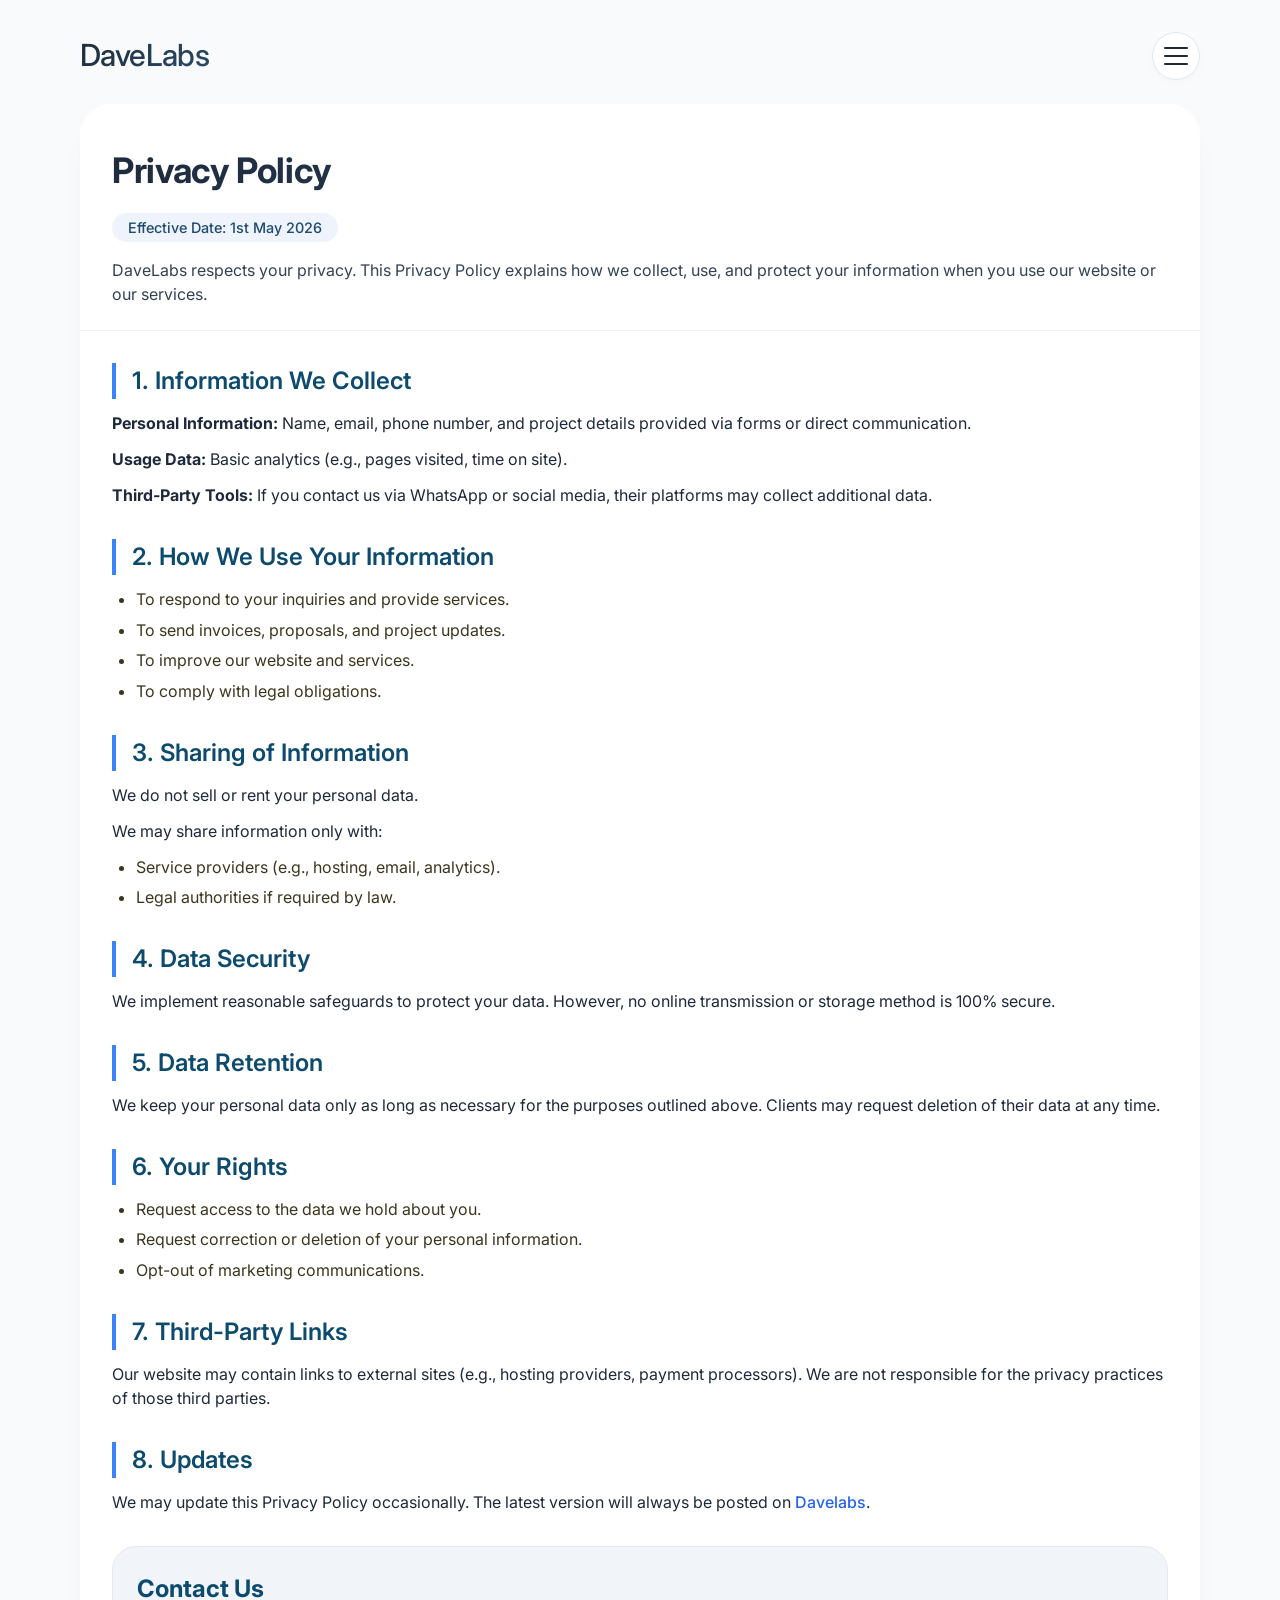
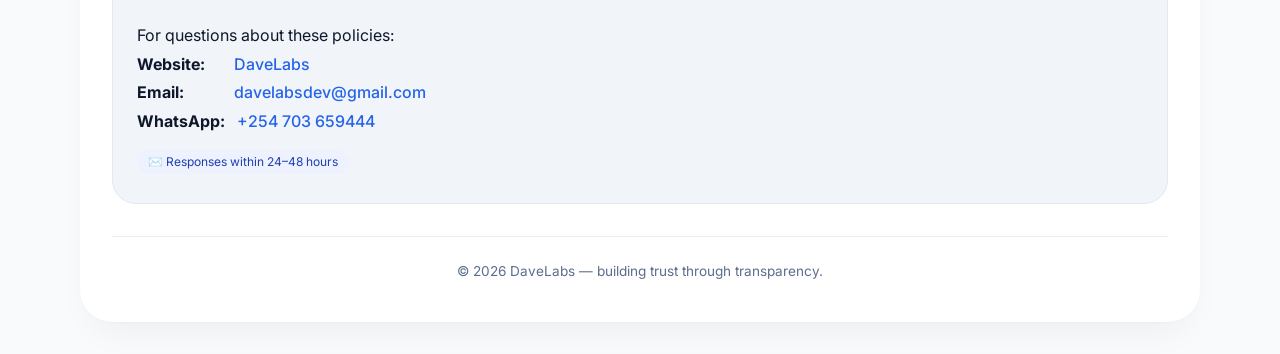
<file: frontend/policy/index.html>
<!DOCTYPE html>
<html lang="en">

<head>
    <meta charset="UTF-8">
    <meta name="viewport" content="width=device-width, initial-scale=1.0, viewport-fit=cover">
    <title>Privacy Policy | DaveLabs-Dev</title>
    <meta name="description"
        content="DaveLabs Privacy Policy - Learn how we collect, use, and protect your personal information when using our website and services.">
    <!-- Google Fonts & simple reset -->
    <link
        href="https://fonts.googleapis.com/css2?family=Inter:opsz,wght@14..32,300;14..32,400;14..32,500;14..32,600;14..32,700&display=swap"
        rel="stylesheet">
    <style>
        * {
            margin: 0;
            padding: 0;
            box-sizing: border-box;
        }

        body {
            font-family: 'Inter', -apple-system, BlinkMacSystemFont, 'Segoe UI', Roboto, Helvetica, sans-serif;
            background: #f8fafc;
            color: #0f172a;
            line-height: 1.5;
            padding: 2rem 1rem;
            position: relative;
        }

        /* Main container layout */
        .page-wrapper {
            max-width: 1120px;
            margin: 0 auto;
            position: relative;
        }

        /* Logo + burger row */
        .top-bar {
            display: flex;
            justify-content: space-between;
            align-items: center;
            margin-bottom: 1.5rem;
            background: transparent;
            flex-wrap: wrap;
            gap: 1rem;
        }

        .logo h1 {
            font-size: 1.9rem;
            font-weight: 700;
            letter-spacing: -0.02em;
        }

        .logo a {
            background: linear-gradient(135deg, #1e2b3c, #2c4b66);
            background-clip: text;
            -webkit-background-clip: text;
            color: transparent;
            text-decoration: none;
            transition: opacity 0.2s;
        }

        .logo a:hover {
            opacity: 0.85;
        }

        /* Burger Menu Button - refined design */
        .burger-menu {
            background: #ffffff;
            border: 1px solid #e2e8f0;
            border-radius: 60px;
            width: 48px;
            height: 48px;
            display: flex;
            flex-direction: column;
            justify-content: center;
            align-items: center;
            cursor: pointer;
            box-shadow: 0 4px 10px rgba(0, 0, 0, 0.02);
            transition: all 0.2s ease;
            z-index: 200;
            position: relative;
        }

        .burger-menu:hover {
            background: #f1f5f9;
            border-color: #cbd5e1;
            transform: scale(0.97);
        }

        .burger-line {
            width: 24px;
            height: 2px;
            background-color: #1e293b;
            margin: 3px 0;
            border-radius: 4px;
            transition: all 0.25s ease-in-out;
        }

        /* Animated burger open state (X) */
        .burger-menu.active .burger-line:nth-child(1) {
            transform: translateY(8px) rotate(45deg);
        }

        .burger-menu.active .burger-line:nth-child(2) {
            opacity: 0;
        }

        .burger-menu.active .burger-line:nth-child(3) {
            transform: translateY(-8px) rotate(-45deg);
        }

        /* DRAWER: slides DOWN from TOP (comes downwards from top edge) */
        .drawer-overlay {
            position: fixed;
            top: 0;
            left: 0;
            width: 100%;
            height: 100%;
            background-color: rgba(0, 0, 0, 0.3);
            backdrop-filter: blur(3px);
            z-index: 1000;
            visibility: hidden;
            opacity: 0;
            transition: visibility 0.2s, opacity 0.25s ease;
        }

        .drawer-overlay.open {
            visibility: visible;
            opacity: 1;
        }

        /* Quick links panel — animates from top (downwards) */
        .quick-links-drawer {
            position: fixed;
            top: -100%;
            left: 0;
            width: 100%;
            max-width: 100%;
            background: #ffffff;
            box-shadow: 0 20px 35px -10px rgba(0, 0, 0, 0.15);
            z-index: 1100;
            transition: top 0.4s cubic-bezier(0.2, 0.9, 0.4, 1.1);
            border-bottom-left-radius: 28px;
            border-bottom-right-radius: 28px;
            padding: 1.5rem 2rem 2rem;
            border-bottom: 1px solid #eef2f6;
        }

        .drawer-overlay.open .quick-links-drawer {
            top: 0;
        }

        /* Drawer inner layout */
        .drawer-header {
            display: flex;
            justify-content: space-between;
            align-items: center;
            margin-bottom: 1.75rem;
            padding-bottom: 1rem;
            border-bottom: 2px solid #eef2f6;
        }

        .drawer-header h3 {
            font-size: 1.5rem;
            font-weight: 600;
            background: linear-gradient(135deg, #1e2b3c, #2c4b66);
            background-clip: text;
            -webkit-background-clip: text;
            color: transparent;
            letter-spacing: -0.3px;
        }

        .close-drawer {
            background: #f1f5f9;
            border: none;
            width: 36px;
            height: 36px;
            border-radius: 50%;
            display: flex;
            align-items: center;
            justify-content: center;
            cursor: pointer;
            color: #334155;
            transition: all 0.2s;
            font-size: 1.4rem;
            line-height: 1;
        }

        .close-drawer:hover {
            background: #e2e8f0;
            color: #0f172a;
            transform: rotate(90deg);
        }

        /* Navigation links with icons (SVG instead of emojis) */
        .nav-links-list {
            list-style: none;
            margin: 0;
            padding: 0;
            display: flex;
            flex-direction: column;
            gap: 0.75rem;
        }

        .nav-links-list li a {
            display: flex;
            align-items: center;
            gap: 1rem;
            padding: 0.9rem 1.2rem;
            font-size: 1.05rem;
            font-weight: 500;
            color: #1e293b;
            background: #f8fafc;
            border-radius: 20px;
            text-decoration: none;
            transition: all 0.2s;
            border: 1px solid #e9edf2;
        }

        .nav-links-list li a:hover {
            background: #eef2ff;
            color: #1e40af;
            border-color: #cbdffc;
            transform: translateX(6px);
        }

        /* SVG icon styling */
        .nav-icon {
            width: 22px;
            height: 22px;
            stroke-width: 1.7;
            stroke: currentColor;
            fill: none;
            transition: stroke 0.2s;
        }

        .nav-links-list li a:hover .nav-icon {
            stroke: #1e40af;
        }

        .drawer-footer {
            margin-top: 2rem;
            padding-top: 1.25rem;
            font-size: 0.75rem;
            color: #62748c;
            text-align: center;
            border-top: 1px solid #eef2f6;
            display: flex;
            justify-content: center;
            gap: 1rem;
        }

        /* Policy container styles (same as before, pristine) */
        .policy-container {
            background: #ffffff;
            border-radius: 32px;
            box-shadow: 0 20px 35px -12px rgba(0, 0, 0, 0.05), 0 1px 2px rgba(0, 0, 0, 0.02);
            overflow: hidden;
            transition: all 0.2s ease;
        }

        .policy-header {
            padding: 2.5rem 2rem 1.5rem 2rem;
            border-bottom: 1px solid #eef2f6;
            background: #ffffff;
        }

        .policy-header h1 {
            font-size: 2.2rem;
            font-weight: 700;
            letter-spacing: -0.01em;
            background: linear-gradient(135deg, #1e2b3c, #2c4b66);
            background-clip: text;
            -webkit-background-clip: text;
            color: transparent;
            margin-bottom: 0.5rem;
        }

        .effective-date {
            display: inline-block;
            margin-top: 0.5rem;
            font-size: 0.9rem;
            font-weight: 500;
            background: #eef3fc;
            padding: 0.25rem 1rem;
            border-radius: 40px;
            color: #1e4b6e;
        }

        .policy-content {
            padding: 2rem 2rem 2.5rem 2rem;
        }

        .policy-section {
            margin-bottom: 2rem;
            scroll-margin-top: 1rem;
        }

        .policy-section h2 {
            font-size: 1.5rem;
            font-weight: 600;
            margin-bottom: 0.75rem;
            color: #0c4a6e;
            border-left: 4px solid #3b82f6;
            padding-left: 1rem;
        }

        .policy-section h3 {
            font-size: 1.2rem;
            font-weight: 600;
            margin: 1rem 0 0.4rem 0;
            color: #1e293b;
        }

        .policy-section p {
            margin-bottom: 0.75rem;
            color: #1e293b;
        }

        .policy-section ul,
        .policy-section ol {
            margin: 0.75rem 0 0.75rem 1.5rem;
            color: #3b361e;
        }

        .policy-section li {
            margin: 0.4rem 0;
        }

        .contact-block {
            background: #f1f5f9;
            border-radius: 24px;
            padding: 1.5rem;
            margin-top: 2rem;
            border: 1px solid #e2e8f0;
        }

        .contact-block p {
            margin: 0.3rem 0;
            display: flex;
            align-items: center;
            gap: 0.75rem;
            flex-wrap: wrap;
        }

        .contact-block strong {
            min-width: 85px;
            color: #0f172a;
        }

        .footer-note {
            margin-top: 2rem;
            font-size: 0.85rem;
            text-align: center;
            color: #5b6e8c;
            border-top: 1px solid #e9edf2;
            padding-top: 1.5rem;
        }

        a {
            color: #2563eb;
            text-decoration: none;
            font-weight: 500;
            transition: color 0.2s;
        }

        a:hover {
            color: #1d4ed8;
        }

        .badge-light {
            background: #eef2ff;
            font-size: 0.75rem;
            padding: 0.2rem 0.7rem;
            border-radius: 30px;
            color: #1e40af;
        }

        @media (max-width: 680px) {

            .policy-header,
            .policy-content {
                padding: 1.5rem;
            }

            .policy-header h1 {
                font-size: 1.8rem;
            }

            .contact-block p {
                flex-direction: column;
                align-items: flex-start;
                gap: 0.25rem;
            }

            .contact-block strong {
                min-width: auto;
            }

            .burger-menu {
                width: 44px;
                height: 44px;
            }

            .quick-links-drawer {
                padding: 1.2rem 1.2rem 1.5rem;
            }

            .nav-links-list li a {
                padding: 0.7rem 1rem;
            }
        }

        /* prevent body scroll when drawer open */
        body.drawer-open {
            overflow: hidden;
        }
    </style>
</head>

<body>
    <div class="page-wrapper">
        <!-- Top bar with logo + burger menu -->
        <div class="top-bar">
            <div class="logo">
                <h1><a href="/frontend/index.html">DaveLabs</a></h1>
            </div>
            <div class="burger-menu" id="burgerButton" aria-label="Menu" aria-expanded="false">
                <div class="burger-line"></div>
                <div class="burger-line"></div>
                <div class="burger-line"></div>
            </div>
        </div>

        <!-- Privacy Policy Main Container -->
        <div class="policy-container">
            <div class="policy-header">
                <h1>Privacy Policy</h1>
                <div class="effective-date">Effective Date: 1st May 2026</div>
                <p style="margin-top: 1rem; color: #334155;">DaveLabs respects your privacy. This
                    Privacy Policy explains how we collect, use, and protect your information when you use our website
                    or our services.</p>
            </div>
            <div class="policy-content">
                <!-- 1. Information We Collect -->
                <div class="policy-section" id="info-collect">
                    <h2>1. Information We Collect</h2>
                    <p><strong>Personal Information:</strong> Name, email, phone number, and project details provided via
                        forms or direct communication.</p>
                    <p><strong>Usage Data:</strong> Basic analytics (e.g., pages visited, time on site).</p>
                    <p><strong>Third-Party Tools:</strong> If you contact us via WhatsApp or social media, their platforms
                        may collect additional data.</p>
                </div>

                <!-- 2. How We Use Your Information -->
                <div class="policy-section" id="use">
                    <h2>2. How We Use Your Information</h2>
                    <ul>
                        <li>To respond to your inquiries and provide services.</li>
                        <li>To send invoices, proposals, and project updates.</li>
                        <li>To improve our website and services.</li>
                        <li>To comply with legal obligations.</li>
                    </ul>
                </div>

                <!-- 3. Sharing of Information -->
                <div class="policy-section" id="sharing">
                    <h2>3. Sharing of Information</h2>
                    <p>We do not sell or rent your personal data.</p>
                    <p>We may share information only with:</p>
                    <ul>
                        <li>Service providers (e.g., hosting, email, analytics).</li>
                        <li>Legal authorities if required by law.</li>
                    </ul>
                </div>

                <!-- 4. Data Security -->
                <div class="policy-section" id="security">
                    <h2>4. Data Security</h2>
                    <p>We implement reasonable safeguards to protect your data. However, no online transmission or storage
                        method is 100% secure.</p>
                </div>

                <!-- 5. Data Retention -->
                <div class="policy-section" id="retention">
                    <h2>5. Data Retention</h2>
                    <p>We keep your personal data only as long as necessary for the purposes outlined above. Clients may
                        request deletion of their data at any time.</p>
                </div>

                <!-- 6. Your Rights -->
                <div class="policy-section" id="rights">
                    <h2>6. Your Rights</h2>
                    <ul>
                        <li>Request access to the data we hold about you.</li>
                        <li>Request correction or deletion of your personal information.</li>
                        <li>Opt-out of marketing communications.</li>
                    </ul>
                </div>

                <!-- 7. Third-Party Links -->
                <div class="policy-section" id="thirdparty">
                    <h2>7. Third-Party Links</h2>
                    <p>Our website may contain links to external sites (e.g., hosting providers, payment processors). We are
                        not responsible for the privacy practices of those third parties.</p>
                </div>

                <!-- 8. Updates -->
                <div class="policy-section" id="updates">
                    <h2>8. Updates</h2>
                    <p>We may update this Privacy Policy occasionally. The latest version will always be posted on <a
                            href="/index.html" target="_blank" rel="noopener noreferrer">Davelabs</a>.</p>
                </div>

                <!-- Contact Us section with consistent style -->
                <div class="contact-block">
                    <h2 style="font-size: 1.5rem; margin-bottom: 1rem; border-left: none; padding-left: 0; color: #0c4a6e;">
                        Contact Us</h2>
                    <p>For questions about these policies:</p>
                    <!-- <p><strong>DaveLabs</strong></p> -->
                    <p><strong>Website:</strong> <a href="/index.html" target="_blank" rel="noopener noreferrer">DaveLabs</a></p>
                    <p><strong>Email:</strong> <a href="mailto:davelabsdev@gmail.com">davelabsdev@gmail.com</a></p>
                    <p><strong>WhatsApp:</strong> <a href="https://wa.me/254703659444" target="_blank" rel="noopener noreferrer">+254 703 659444</a></p>
                    <p class="badge-light" style="margin-top: 0.75rem; display: inline-block;">✉️ Responses within 24–48
                        hours</p>
                </div>

                <div class="footer-note">
                    © 2026 DaveLabs — building trust through transparency.
                </div>
            </div>
        </div>
    </div>

    <!-- DRAWER (from top → downwards) with SVG icons instead of emojis -->
    <div class="drawer-overlay" id="drawerOverlay">
        <div class="quick-links-drawer">
            <div class="drawer-header">
                <h3>Quick Links</h3>
                <button class="close-drawer" id="closeDrawerBtn" aria-label="Close menu">✕</button>
            </div>
            <ul class="nav-links-list">
                <li>
                    <a href="/index.html#home">
                        <svg class="nav-icon" viewBox="0 0 24 24" stroke="currentColor" stroke-linecap="round" stroke-linejoin="round">
                            <path d="M3 9l9-7 9 7v11a2 2 0 0 1-2 2h-5v-7H9v7H4a2 2 0 0 1-2-2z" />
                        </svg>
                        <span>Home</span>
                    </a>
                </li>
                <li>
                    <a href="/index.html#services">
                        <svg class="nav-icon" viewBox="0 0 24 24" stroke="currentColor" stroke-linecap="round" stroke-linejoin="round">
                            <circle cx="12" cy="12" r="3" />
                            <path d="M19.4 15a1.65 1.65 0 0 0 .33-1.82 1.65 1.65 0 0 0-1.51-1H5.78a1.65 1.65 0 0 0-1.51 1 1.65 1.65 0 0 0 .33 1.82l.04.04A10 10 0 0 0 12 17.66a10 10 0 0 0 6.36-2.62z" />
                            <path d="M16.5 9.4a6 6 0 0 0-9 0" />
                        </svg>
                        <span>Services</span>
                    </a>
                </li>
                <li>
                    <a href="/index.html#why-us">
                        <svg class="nav-icon" viewBox="0 0 24 24" stroke="currentColor" stroke-linecap="round" stroke-linejoin="round">
                            <path d="M12 22s8-4 8-10V5l-8-3-8 3v7c0 6 8 10 8 10z" />
                            <path d="M12 8v4" />
                            <circle cx="12" cy="16" r="0.5" fill="currentColor" stroke="none" />
                        </svg>
                        <span>Why Us</span>
                    </a>
                </li>
                <li>
                    <!-- <a href="/index.html#tech-stack">
                        <svg class="nav-icon" viewBox="0 0 24 24" stroke="currentColor" stroke-linecap="round" stroke-linejoin="round">
                            <rect x="2" y="3" width="20" height="14" rx="2" ry="2" />
                            <line x1="8" y1="21" x2="16" y2="21" />
                            <line x1="12" y1="17" x2="12" y2="21" />
                            <path d="M6 3v2" />
                            <path d="M18 3v2" />
                        </svg>
                        <span>Tech Stack</span>
                    </a> -->
                </li>
                <li>
                    <a href="/index.html#our-story">
                        <svg class="nav-icon" viewBox="0 0 24 24" stroke="currentColor" stroke-linecap="round" stroke-linejoin="round">
                            <path d="M12 2v4M12 18v4M4.93 4.93l2.83 2.83M16.24 16.24l2.83 2.83M2 12h4M18 12h4M4.93 19.07l2.83-2.83M16.24 7.76l2.83-2.83" />
                            <circle cx="12" cy="12" r="3" />
                        </svg>
                        <span>Our Story</span>
                    </a>
                </li>
                <li>
                    <a href="/index.html#contact-us">
                        <svg class="nav-icon" viewBox="0 0 24 24" stroke="currentColor" stroke-linecap="round" stroke-linejoin="round">
                            <path d="M22 16.92v3a2 2 0 0 1-2.18 2 19.79 19.79 0 0 1-8.63-3.07 19.5 19.5 0 0 1-6-6 19.79 19.79 0 0 1-3.07-8.67A2 2 0 0 1 4.11 2h3a2 2 0 0 1 2 1.72c.127.96.362 1.903.7 2.81a2 2 0 0 1-.45 2.11L8.09 9.91a16 16 0 0 0 6 6l1.27-1.27a2 2 0 0 1 2.11-.45c.907.338 1.85.573 2.81.7A2 2 0 0 1 22 16.92z" />
                        </svg>
                        <span>Contact Us</span>
                    </a>
                </li>
            </ul>
            <div class="drawer-footer">
                <span>Navigate DaveLabs</span>
                <span>•</span>
                <span>Seamless access</span>
            </div>
        </div>
    </div>

    <script>
        (function() {
            const burgerBtn = document.getElementById('burgerButton');
            const drawerOverlay = document.getElementById('drawerOverlay');
            const closeDrawerBtn = document.getElementById('closeDrawerBtn');
            let isDrawerOpen = false;

            function openDrawer() {
                if (!drawerOverlay) return;
                drawerOverlay.classList.add('open');
                burgerBtn?.classList.add('active');
                burgerBtn?.setAttribute('aria-expanded', 'true');
                document.body.classList.add('drawer-open');
                isDrawerOpen = true;
            }

            function closeDrawer() {
                if (!drawerOverlay) return;
                drawerOverlay.classList.remove('open');
                burgerBtn?.classList.remove('active');
                burgerBtn?.setAttribute('aria-expanded', 'false');
                document.body.classList.remove('drawer-open');
                isDrawerOpen = false;
            }

            function toggleDrawer() {
                if (isDrawerOpen) {
                    closeDrawer();
                } else {
                    openDrawer();
                }
            }

            if (burgerBtn) {
                burgerBtn.addEventListener('click', (e) => {
                    e.stopPropagation();
                    toggleDrawer();
                });
            }

            if (closeDrawerBtn) {
                closeDrawerBtn.addEventListener('click', (e) => {
                    e.stopPropagation();
                    closeDrawer();
                });
            }

            if (drawerOverlay) {
                drawerOverlay.addEventListener('click', (e) => {
                    if (e.target === drawerOverlay) {
                        closeDrawer();
                    }
                });
            }

            document.addEventListener('keydown', (e) => {
                if (e.key === 'Escape' && isDrawerOpen) {
                    closeDrawer();
                }
            });

            // Close drawer when any navigation link is clicked (smooth UX)
            const allDrawerLinks = document.querySelectorAll('.nav-links-list a');
            allDrawerLinks.forEach(link => {
                link.addEventListener('click', () => {
                    closeDrawer();
                });
            });

            window.addEventListener('popstate', () => {
                if (isDrawerOpen) closeDrawer();
            });
        })();
    </script>
</body>

</html>
</file>
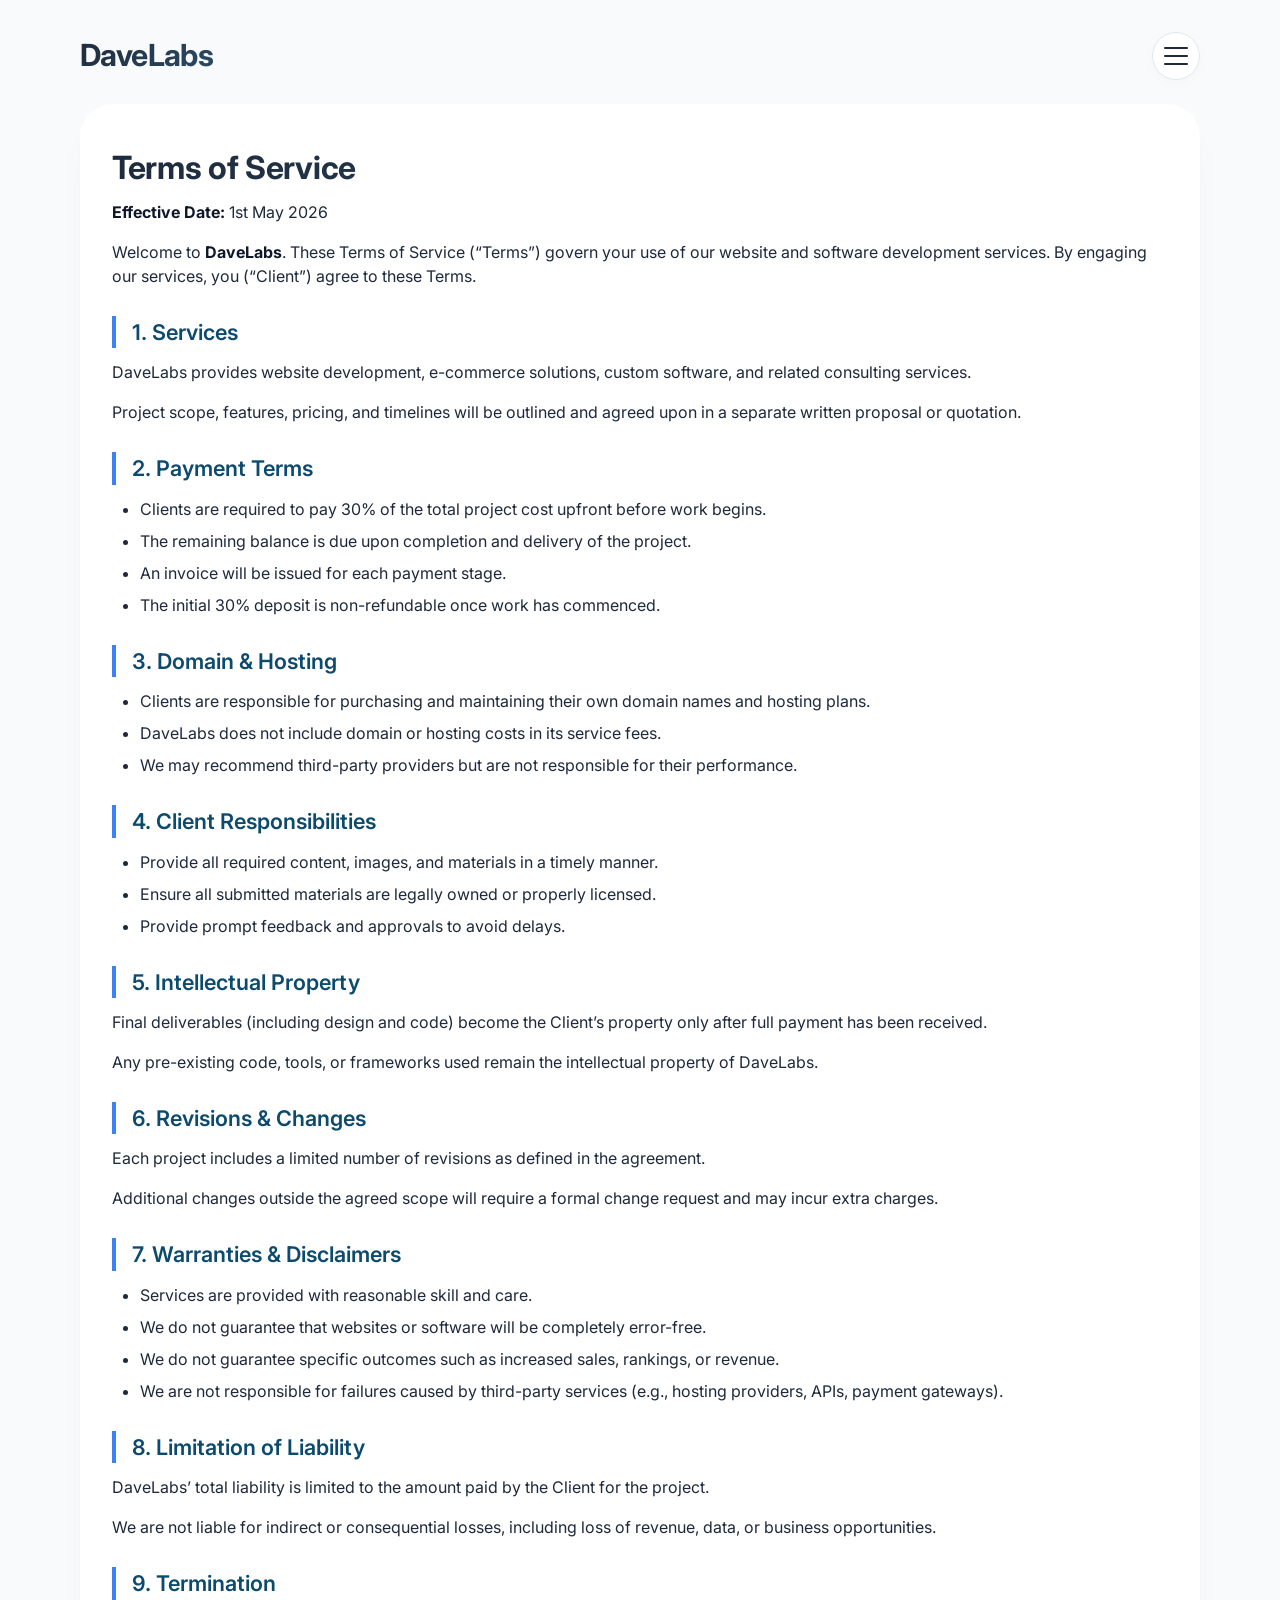
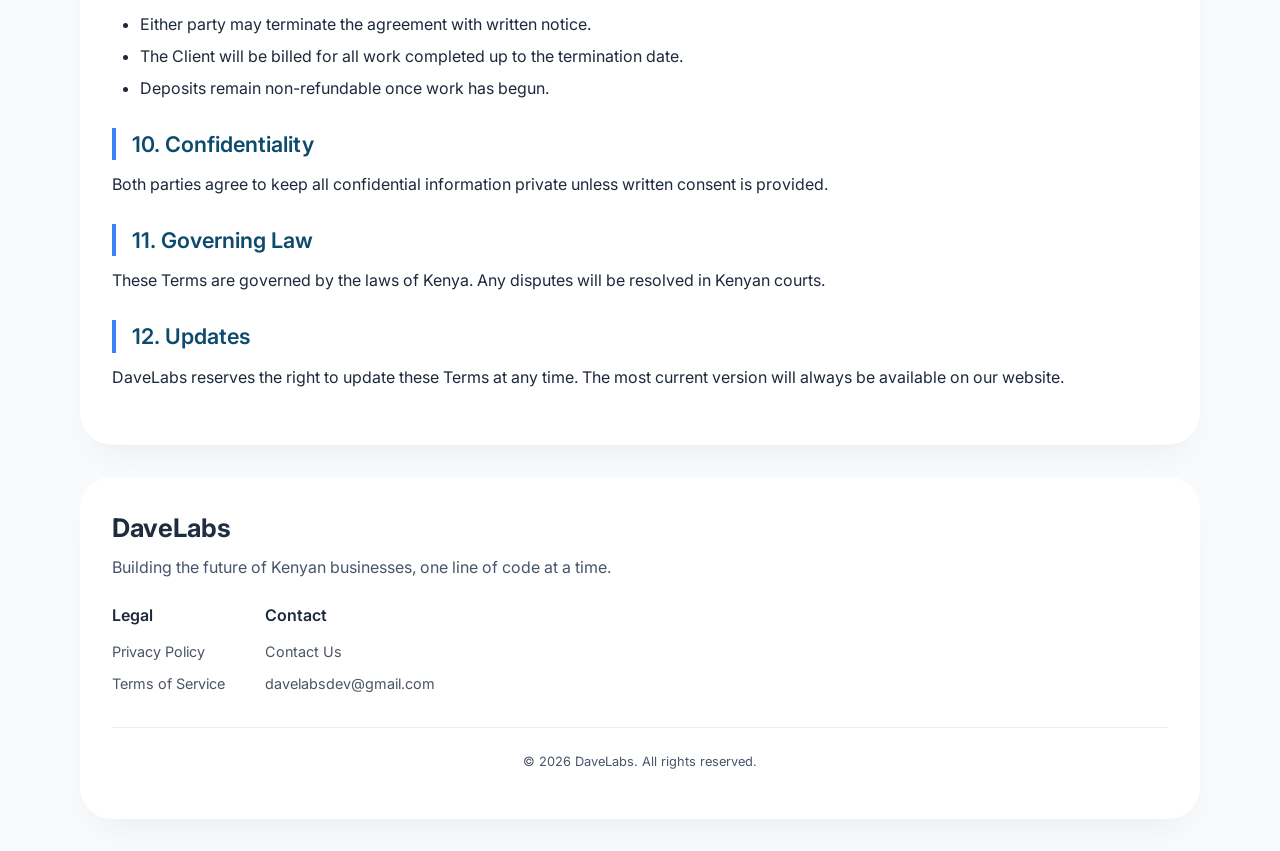
<file: frontend/terms/index.html>
<!DOCTYPE html>
<html lang="en">

<head>
    <meta charset="UTF-8">
    <meta name="viewport" content="width=device-width, initial-scale=1.0, viewport-fit=cover">
    <title>DaveLabs - Terms of Service</title>
    <meta name="description" content="DaveLabs Terms of Service - Legal agreement governing website development, payment terms, intellectual property, and client responsibilities.">
    <link href="https://fonts.googleapis.com/css2?family=Inter:opsz,wght@14..32,300;14..32,400;14..32,500;14..32,600;14..32,700&display=swap" rel="stylesheet">
    <style>
        * {
            margin: 0;
            padding: 0;
            box-sizing: border-box;
        }

        body {
            font-family: 'Inter', -apple-system, BlinkMacSystemFont, 'Segoe UI', Roboto, Helvetica, sans-serif;
            background: #f8fafc;
            color: #0f172a;
            line-height: 1.5;
            padding: 2rem 1rem;
            position: relative;
        }

        /* Main container layout */
        .page-wrapper {
            max-width: 1120px;
            margin: 0 auto;
            position: relative;
        }

        /* Top bar with logo + burger menu */
        .top-bar {
            display: flex;
            justify-content: space-between;
            align-items: center;
            margin-bottom: 1.5rem;
            background: transparent;
            flex-wrap: wrap;
            gap: 1rem;
        }

        .logo h1 {
            font-size: 1.9rem;
            font-weight: 700;
            letter-spacing: -0.02em;
        }

        .logo a {
            background: linear-gradient(135deg, #1e2b3c, #2c4b66);
            background-clip: text;
            -webkit-background-clip: text;
            color: transparent;
            text-decoration: none;
            transition: opacity 0.2s;
        }

        .logo a:hover {
            opacity: 0.85;
        }

        /* Burger Menu Button */
        .burger-menu {
            background: #ffffff;
            border: 1px solid #e2e8f0;
            border-radius: 60px;
            width: 48px;
            height: 48px;
            display: flex;
            flex-direction: column;
            justify-content: center;
            align-items: center;
            cursor: pointer;
            box-shadow: 0 4px 10px rgba(0, 0, 0, 0.02);
            transition: all 0.2s ease;
            z-index: 200;
            position: relative;
        }

        .burger-menu:hover {
            background: #f1f5f9;
            border-color: #cbd5e1;
            transform: scale(0.97);
        }

        .burger-line {
            width: 24px;
            height: 2px;
            background-color: #1e293b;
            margin: 3px 0;
            border-radius: 4px;
            transition: all 0.25s ease-in-out;
        }

        /* Animated burger open state (X) */
        .burger-menu.active .burger-line:nth-child(1) {
            transform: translateY(8px) rotate(45deg);
        }

        .burger-menu.active .burger-line:nth-child(2) {
            opacity: 0;
        }

        .burger-menu.active .burger-line:nth-child(3) {
            transform: translateY(-8px) rotate(-45deg);
        }

        /* DRAWER: slides DOWN from TOP (comes downwards from top edge) */
        .drawer-overlay {
            position: fixed;
            top: 0;
            left: 0;
            width: 100%;
            height: 100%;
            background-color: rgba(0, 0, 0, 0.3);
            backdrop-filter: blur(3px);
            z-index: 1000;
            visibility: hidden;
            opacity: 0;
            transition: visibility 0.2s, opacity 0.25s ease;
        }

        .drawer-overlay.open {
            visibility: visible;
            opacity: 1;
        }

        /* Quick links panel — animates from top (downwards) */
        .quick-links-drawer {
            position: fixed;
            top: -100%;
            left: 0;
            width: 100%;
            max-width: 100%;
            background: #ffffff;
            box-shadow: 0 20px 35px -10px rgba(0, 0, 0, 0.15);
            z-index: 1100;
            transition: top 0.4s cubic-bezier(0.2, 0.9, 0.4, 1.1);
            border-bottom-left-radius: 28px;
            border-bottom-right-radius: 28px;
            padding: 1.5rem 2rem 2rem;
            border-bottom: 1px solid #eef2f6;
        }

        .drawer-overlay.open .quick-links-drawer {
            top: 0;
        }

        /* Drawer inner layout */
        .drawer-header {
            display: flex;
            justify-content: space-between;
            align-items: center;
            margin-bottom: 1.75rem;
            padding-bottom: 1rem;
            border-bottom: 2px solid #eef2f6;
        }

        .drawer-header h3 {
            font-size: 1.5rem;
            font-weight: 600;
            background: linear-gradient(135deg, #1e2b3c, #2c4b66);
            background-clip: text;
            -webkit-background-clip: text;
            color: transparent;
            letter-spacing: -0.3px;
        }

        .close-drawer {
            background: #f1f5f9;
            border: none;
            width: 36px;
            height: 36px;
            border-radius: 50%;
            display: flex;
            align-items: center;
            justify-content: center;
            cursor: pointer;
            color: #334155;
            transition: all 0.2s;
            font-size: 1.4rem;
            line-height: 1;
        }

        .close-drawer:hover {
            background: #e2e8f0;
            color: #0f172a;
            transform: rotate(90deg);
        }

        /* Navigation links with SVG icons */
        .nav-links-list {
            list-style: none;
            margin: 0;
            padding: 0;
            display: flex;
            flex-direction: column;
            gap: 0.75rem;
        }

        .nav-links-list li a {
            display: flex;
            align-items: center;
            gap: 1rem;
            padding: 0.9rem 1.2rem;
            font-size: 1.05rem;
            font-weight: 500;
            color: #1e293b;
            background: #f8fafc;
            border-radius: 20px;
            text-decoration: none;
            transition: all 0.2s;
            border: 1px solid #e9edf2;
        }

        .nav-links-list li a:hover {
            background: #eef2ff;
            color: #1e40af;
            border-color: #cbdffc;
            transform: translateX(6px);
        }

        /* SVG icon styling */
        .nav-icon {
            width: 22px;
            height: 22px;
            stroke-width: 1.7;
            stroke: currentColor;
            fill: none;
            transition: stroke 0.2s;
        }

        .nav-links-list li a:hover .nav-icon {
            stroke: #1e40af;
        }

        .drawer-footer {
            margin-top: 2rem;
            padding-top: 1.25rem;
            font-size: 0.75rem;
            color: #62748c;
            text-align: center;
            border-top: 1px solid #eef2f6;
            display: flex;
            justify-content: center;
            gap: 1rem;
        }

        /* Legal Container Styles */
        .legal-container {
            background: #ffffff;
            border-radius: 32px;
            box-shadow: 0 20px 35px -12px rgba(0, 0, 0, 0.05), 0 1px 2px rgba(0, 0, 0, 0.02);
            padding: 2.5rem 2rem;
        }

        .legal-container h2 {
            font-size: 2rem;
            font-weight: 700;
            letter-spacing: -0.01em;
            background: linear-gradient(135deg, #1e2b3c, #2c4b66);
            background-clip: text;
            -webkit-background-clip: text;
            color: transparent;
            margin-bottom: 0.5rem;
        }

        .legal-container h3 {
            font-size: 1.35rem;
            font-weight: 600;
            margin: 1.75rem 0 0.75rem 0;
            color: #0c4a6e;
            border-left: 4px solid #3b82f6;
            padding-left: 1rem;
        }

        .legal-container p {
            margin-bottom: 1rem;
            color: #1e293b;
        }

        .legal-container ul {
            margin: 0.75rem 0 0.75rem 1.75rem;
            color: #1e293b;
        }

        .legal-container li {
            margin: 0.5rem 0;
        }

        .legal-container strong {
            color: #0f172a;
        }

        /* Footer Styles */
        footer {
            margin-top: 2rem;
            background: #ffffff;
            border-radius: 32px;
            padding: 2rem 2rem 1.5rem;
            box-shadow: 0 20px 35px -12px rgba(0, 0, 0, 0.05);
        }

        .footer-content h2 {
            font-size: 1.6rem;
            background: linear-gradient(135deg, #1e2b3c, #2c4b66);
            background-clip: text;
            -webkit-background-clip: text;
            color: transparent;
            margin-bottom: 0.5rem;
        }

        .footer-content > p {
            color: #475569;
            margin-bottom: 1.5rem;
        }

        .footer-links {
            display: flex;
            flex-wrap: wrap;
            gap: 2.5rem;
            margin-bottom: 1.5rem;
        }

        .footer-links h4 {
            font-size: 1rem;
            font-weight: 600;
            color: #1e293b;
            margin-bottom: 0.75rem;
        }

        .footer-links ul {
            list-style: none;
        }

        .footer-links li {
            margin: 0.5rem 0;
        }

        .footer-links a {
            color: #4b5563;
            text-decoration: none;
            font-size: 0.9rem;
            transition: color 0.2s;
        }

        .footer-links a:hover {
            color: #2563eb;
        }

        .copyright {
            text-align: center;
            padding-top: 1.5rem;
            border-top: 1px solid #e9edf2;
            font-size: 0.8rem;
            color: #6c7a91;
        }

        @media (max-width: 680px) {
            .legal-container {
                padding: 1.5rem;
            }
            .legal-container h2 {
                font-size: 1.6rem;
            }
            .legal-container h3 {
                font-size: 1.2rem;
            }
            .burger-menu {
                width: 44px;
                height: 44px;
            }
            .quick-links-drawer {
                padding: 1.2rem 1.2rem 1.5rem;
            }
            .nav-links-list li a {
                padding: 0.7rem 1rem;
            }
            .footer-links {
                flex-direction: column;
                gap: 1.2rem;
            }
        }

        /* prevent body scroll when drawer open */
        body.drawer-open {
            overflow: hidden;
        }
    </style>
</head>

<body>
    <div class="page-wrapper">
        <!-- Top bar with logo + burger menu -->
        <div class="top-bar">
            <div class="logo">
                <h1><a href="/frontend/index.html">DaveLabs</a></h1>
            </div>
            <div class="burger-menu" id="burgerButton" aria-label="Menu" aria-expanded="false">
                <div class="burger-line"></div>
                <div class="burger-line"></div>
                <div class="burger-line"></div>
            </div>
        </div>

        <!-- Terms Section -->
        <div class="legal-container">
            <h2>Terms of Service</h2>
            <p><strong>Effective Date:</strong> 1st May 2026</p>

            <p>
                Welcome to <strong>DaveLabs</strong>. These Terms of Service (“Terms”)
                govern your use of our website and software development services.
                By engaging our services, you (“Client”) agree to these Terms.
            </p>

            <h3>1. Services</h3>
            <p>
                DaveLabs provides website development, e-commerce solutions, custom software,
                and related consulting services.
            </p>
            <p>
                Project scope, features, pricing, and timelines will be outlined and agreed upon
                in a separate written proposal or quotation.
            </p>

            <h3>2. Payment Terms</h3>
            <ul>
                <li>Clients are required to pay 30% of the total project cost upfront before work begins.</li>
                <li>The remaining balance is due upon completion and delivery of the project.</li>
                <li>An invoice will be issued for each payment stage.</li>
                <li>The initial 30% deposit is non-refundable once work has commenced.</li>
            </ul>

            <h3>3. Domain & Hosting</h3>
            <ul>
                <li>Clients are responsible for purchasing and maintaining their own domain names and hosting plans.</li>
                <li>DaveLabs does not include domain or hosting costs in its service fees.</li>
                <li>We may recommend third-party providers but are not responsible for their performance.</li>
            </ul>

            <h3>4. Client Responsibilities</h3>
            <ul>
                <li>Provide all required content, images, and materials in a timely manner.</li>
                <li>Ensure all submitted materials are legally owned or properly licensed.</li>
                <li>Provide prompt feedback and approvals to avoid delays.</li>
            </ul>

            <h3>5. Intellectual Property</h3>
            <p>
                Final deliverables (including design and code) become the Client’s property only after full payment has been
                received.
            </p>
            <p>
                Any pre-existing code, tools, or frameworks used remain the intellectual property of DaveLabs.
            </p>

            <h3>6. Revisions & Changes</h3>
            <p>
                Each project includes a limited number of revisions as defined in the agreement.
            </p>
            <p>
                Additional changes outside the agreed scope will require a formal change request and may incur extra
                charges.
            </p>

            <h3>7. Warranties & Disclaimers</h3>
            <ul>
                <li>Services are provided with reasonable skill and care.</li>
                <li>We do not guarantee that websites or software will be completely error-free.</li>
                <li>We do not guarantee specific outcomes such as increased sales, rankings, or revenue.</li>
                <li>We are not responsible for failures caused by third-party services (e.g., hosting providers, APIs,
                    payment gateways).</li>
            </ul>

            <h3>8. Limitation of Liability</h3>
            <p>
                DaveLabs’ total liability is limited to the amount paid by the Client for the project.
            </p>
            <p>
                We are not liable for indirect or consequential losses, including loss of revenue, data, or business
                opportunities.
            </p>

            <h3>9. Termination</h3>
            <ul>
                <li>Either party may terminate the agreement with written notice.</li>
                <li>The Client will be billed for all work completed up to the termination date.</li>
                <li>Deposits remain non-refundable once work has begun.</li>
            </ul>

            <h3>10. Confidentiality</h3>
            <p>
                Both parties agree to keep all confidential information private unless written consent is provided.
            </p>

            <h3>11. Governing Law</h3>
            <p>
                These Terms are governed by the laws of Kenya. Any disputes will be resolved in Kenyan courts.
            </p>

            <h3>12. Updates</h3>
            <p>
                DaveLabs reserves the right to update these Terms at any time. The most current version will always be
                available on our website.
            </p>
        </div>

        <!-- Footer -->
        <footer>
            <div class="footer-content">
                <h2>DaveLabs</h2>
                <p>Building the future of Kenyan businesses, one line of code at a time.</p>

                <div class="footer-links">
                    <div>
                        <h4>Legal</h4>
                        <ul>
                            <li><a href="/frontend/policy/index.html">Privacy Policy</a></li>
                            <li><a href="/frontend/terms/index.html">Terms of Service</a></li>
                        </ul>
                    </div>

                    <div>
                        <h4>Contact</h4>
                        <ul>
                            <li><a href="/index.html#contact-us">Contact Us</a></li>
                            <li><a href="mailto:davelabsdev@gmail.com">davelabsdev@gmail.com</a></li>
                        </ul>
                    </div>
                </div>

                <p class="copyright">
                    © 2026 DaveLabs. All rights reserved.
                </p>
            </div>
        </footer>
    </div>

    <!-- DRAWER (from top → downwards) with SVG icons and quick links -->
    <div class="drawer-overlay" id="drawerOverlay">
        <div class="quick-links-drawer">
            <div class="drawer-header">
                <h3>Quick Links</h3>
                <button class="close-drawer" id="closeDrawerBtn" aria-label="Close menu">✕</button>
            </div>
            <ul class="nav-links-list">
                <li>
                    <a href="/index.html#home">
                        <svg class="nav-icon" viewBox="0 0 24 24" stroke="currentColor" stroke-linecap="round" stroke-linejoin="round">
                            <path d="M3 9l9-7 9 7v11a2 2 0 0 1-2 2h-5v-7H9v7H4a2 2 0 0 1-2-2z" />
                        </svg>
                        <span>Home</span>
                    </a>
                </li>
                <li>
                    <a href="/index.html#services">
                        <svg class="nav-icon" viewBox="0 0 24 24" stroke="currentColor" stroke-linecap="round" stroke-linejoin="round">
                            <circle cx="12" cy="12" r="3" />
                            <path d="M19.4 15a1.65 1.65 0 0 0 .33-1.82 1.65 1.65 0 0 0-1.51-1H5.78a1.65 1.65 0 0 0-1.51 1 1.65 1.65 0 0 0 .33 1.82l.04.04A10 10 0 0 0 12 17.66a10 10 0 0 0 6.36-2.62z" />
                            <path d="M16.5 9.4a6 6 0 0 0-9 0" />
                        </svg>
                        <span>Services</span>
                    </a>
                </li>
                <li>
                    <a href="/index.html#why-us">
                        <svg class="nav-icon" viewBox="0 0 24 24" stroke="currentColor" stroke-linecap="round" stroke-linejoin="round">
                            <path d="M12 22s8-4 8-10V5l-8-3-8 3v7c0 6 8 10 8 10z" />
                            <path d="M12 8v4" />
                            <circle cx="12" cy="16" r="0.5" fill="currentColor" stroke="none" />
                        </svg>
                        <span>Why Us</span>
                    </a>
                </li>
                <li>
                    <!-- <a href="/index.html#tech-stack">
                        <svg class="nav-icon" viewBox="0 0 24 24" stroke="currentColor" stroke-linecap="round" stroke-linejoin="round">
                            <rect x="2" y="3" width="20" height="14" rx="2" ry="2" />
                            <line x1="8" y1="21" x2="16" y2="21" />
                            <line x1="12" y1="17" x2="12" y2="21" />
                            <path d="M6 3v2" />
                            <path d="M18 3v2" />
                        </svg>
                        <span>Tech Stack</span>
                    </a> -->
                </li>
                <li>
                    <a href="/index.html#our-story">
                        <svg class="nav-icon" viewBox="0 0 24 24" stroke="currentColor" stroke-linecap="round" stroke-linejoin="round">
                            <path d="M12 2v4M12 18v4M4.93 4.93l2.83 2.83M16.24 16.24l2.83 2.83M2 12h4M18 12h4M4.93 19.07l2.83-2.83M16.24 7.76l2.83-2.83" />
                            <circle cx="12" cy="12" r="3" />
                        </svg>
                        <span>Our Story</span>
                    </a>
                </li>
                <li>
                    <a href="/index.html#contact-us">
                        <svg class="nav-icon" viewBox="0 0 24 24" stroke="currentColor" stroke-linecap="round" stroke-linejoin="round">
                            <path d="M22 16.92v3a2 2 0 0 1-2.18 2 19.79 19.79 0 0 1-8.63-3.07 19.5 19.5 0 0 1-6-6 19.79 19.79 0 0 1-3.07-8.67A2 2 0 0 1 4.11 2h3a2 2 0 0 1 2 1.72c.127.96.362 1.903.7 2.81a2 2 0 0 1-.45 2.11L8.09 9.91a16 16 0 0 0 6 6l1.27-1.27a2 2 0 0 1 2.11-.45c.907.338 1.85.573 2.81.7A2 2 0 0 1 22 16.92z" />
                        </svg>
                        <span>Contact Us</span>
                    </a>
                </li>
            </ul>
            <div class="drawer-footer">
                <span>Navigate DaveLabs</span>
                <span>•</span>
                <span>Seamless access</span>
            </div>
        </div>
    </div>

    <script>
        (function() {
            const burgerBtn = document.getElementById('burgerButton');
            const drawerOverlay = document.getElementById('drawerOverlay');
            const closeDrawerBtn = document.getElementById('closeDrawerBtn');
            let isDrawerOpen = false;

            function openDrawer() {
                if (!drawerOverlay) return;
                drawerOverlay.classList.add('open');
                burgerBtn?.classList.add('active');
                burgerBtn?.setAttribute('aria-expanded', 'true');
                document.body.classList.add('drawer-open');
                isDrawerOpen = true;
            }

            function closeDrawer() {
                if (!drawerOverlay) return;
                drawerOverlay.classList.remove('open');
                burgerBtn?.classList.remove('active');
                burgerBtn?.setAttribute('aria-expanded', 'false');
                document.body.classList.remove('drawer-open');
                isDrawerOpen = false;
            }

            function toggleDrawer() {
                if (isDrawerOpen) {
                    closeDrawer();
                } else {
                    openDrawer();
                }
            }

            if (burgerBtn) {
                burgerBtn.addEventListener('click', (e) => {
                    e.stopPropagation();
                    toggleDrawer();
                });
            }

            if (closeDrawerBtn) {
                closeDrawerBtn.addEventListener('click', (e) => {
                    e.stopPropagation();
                    closeDrawer();
                });
            }

            if (drawerOverlay) {
                drawerOverlay.addEventListener('click', (e) => {
                    if (e.target === drawerOverlay) {
                        closeDrawer();
                    }
                });
            }

            document.addEventListener('keydown', (e) => {
                if (e.key === 'Escape' && isDrawerOpen) {
                    closeDrawer();
                }
            });

            // Close drawer when any navigation link is clicked (smooth UX)
            const allDrawerLinks = document.querySelectorAll('.nav-links-list a');
            allDrawerLinks.forEach(link => {
                link.addEventListener('click', () => {
                    closeDrawer();
                });
            });

            window.addEventListener('popstate', () => {
                if (isDrawerOpen) closeDrawer();
            });
        })();
    </script>
</body>

</html>
</file>
